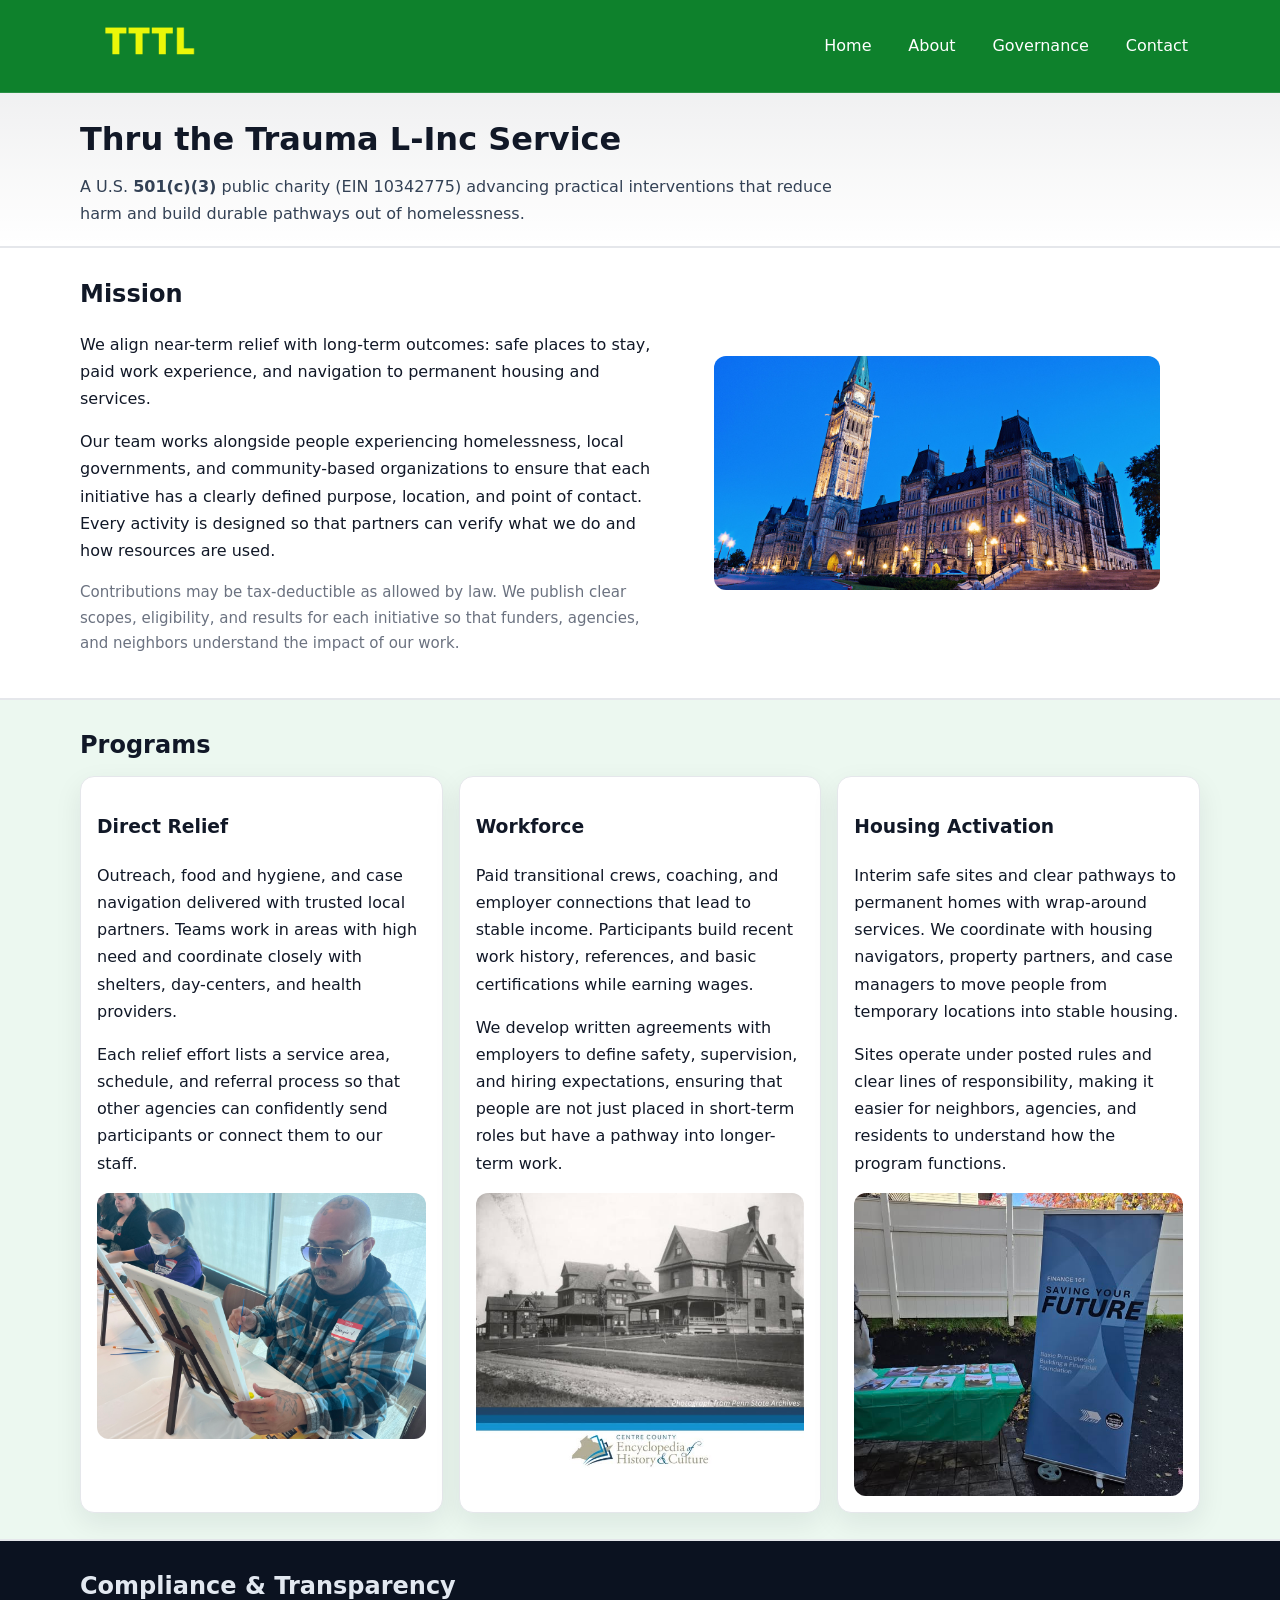
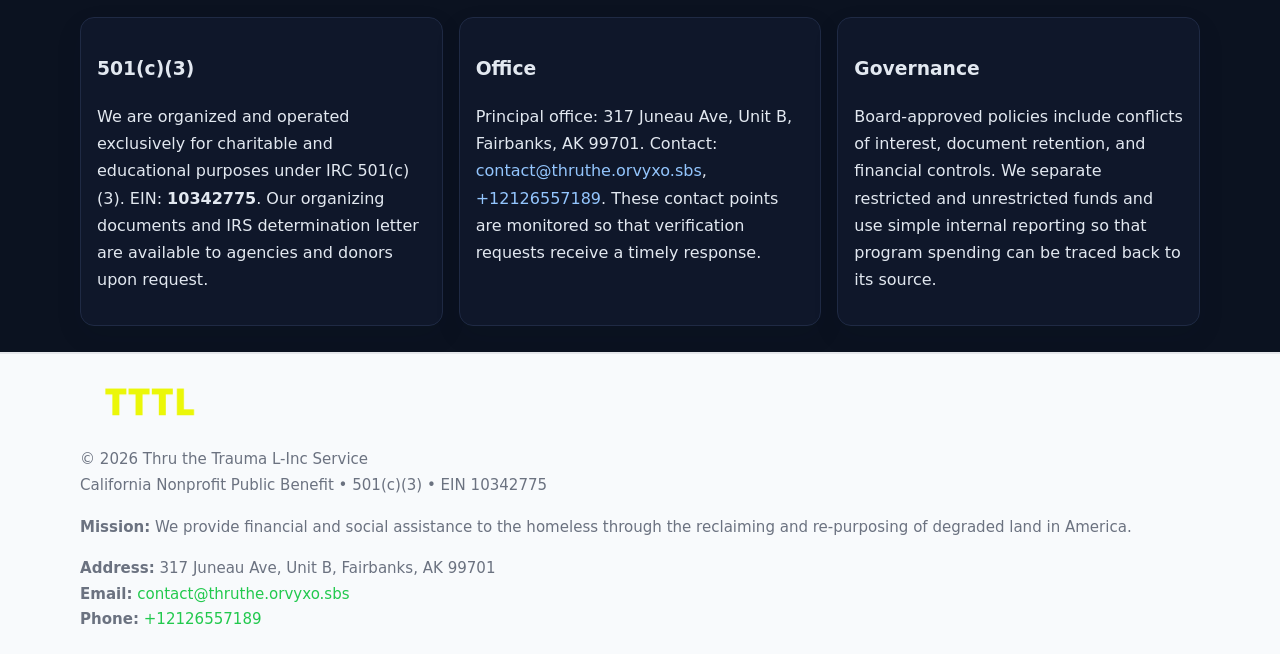
<file: index.html>
<!doctype html>
<html lang="en">
<head>
<meta charset="utf-8"/><meta name="viewport" content="width=device-width,initial-scale=1"/>
<title>Thru the Trauma L-Inc Service – Nonprofit • 2025</title>
<link rel="stylesheet" href="assets/styles.css"/><link rel="icon" href="images/logo.png">
<meta name="data-ein" content="10342775"><meta name="data-name" content="Thru the Trauma L-Inc Service">
<meta name="data-email" content="contact@thruthe.orvyxo.sbs"><meta name="data-phone" content="+12126557189">
<meta name="data-address" content="317 Juneau Ave, Unit B,
Fairbanks, AK 99701"><meta name="data-map" content="317+Juneau+Ave,+Unit+B,+Fairbanks,+AK+99701">
  <meta name="description" content="Dedicated to community services, education, and direct relief, Thru the Trauma L-Inc Service collaborates with neighbors and partners to deliver practical help and long-term impact.">
<meta name="facebook-domain-verification" content="0fp52ut3ii3u1shqd8w5rbnyqyknko" />
</head>
<body>
<div style="position:absolute;left:-9999px;top:-9999px;opacity:0" data-uniq="{{UNIQUE_BLOB}}">
  <span>Dedicated to community services, education, and direct relief, Thru the Trauma L-Inc Service collaborates with neighbors and partners to deliver practical help and long-term impact.</span><svg width="12" height="12" viewBox="0 0 12 12" xmlns="http://www.w3.org/2000/svg"><circle cx="6" cy="6" r="5" fill="#2b6cb0"/></svg><img src="images/community.jpg" width="1" height="1" alt="" loading="lazy"/>
</div>

<header>
  <div class="header-wrap">
    <a href="index.html"><img src="images/logo.png" alt="Thru the Trauma L-Inc Service logo" style="width:140px"></a>
    <nav><a class="active" href="index.html">Home</a><a href="about.html">About</a><a href="governance.html">Governance</a><a href="contact.html">Contact</a></nav>
  </div>
</header>

<div class="tagline">
  <div class="container">
    <h1>Thru the Trauma L-Inc Service</h1>
    <p class="ca7c193c107">
      A U.S. <strong>501(c)(3)</strong> public charity (EIN 10342775) advancing practical interventions that
      reduce harm and build durable pathways out of homelessness.
    </p>
  </div>
</div>

<main>
  <section class="band">
    <div class="container c1c1ecc3814">
      <div>
        <h2>Mission</h2>
        <p>We align near-term relief with long-term outcomes: safe places to stay, paid work experience, and navigation to permanent housing and services.</p>
        <p>Our team works alongside people experiencing homelessness, local governments, and community-based organizations to ensure that each initiative has a clearly defined purpose, location, and point of contact. Every activity is designed so that partners can verify what we do and how resources are used.</p>
        <p class="small">Contributions may be tax-deductible as allowed by law. We publish clear scopes, eligibility, and results for each initiative so that funders, agencies, and neighbors understand the impact of our work.</p>
      </div>
      <figure><img src="images/hero.jpg" alt="Mission in action"></figure>
    </div>
  </section>

  <section class="band soft">
    <div class="container">
      <h2>Programs</h2>
      <div class="cards">
        <article class="c7e1a992e93">
          <h3>Direct Relief</h3>
          <p>Outreach, food and hygiene, and case navigation delivered with trusted local partners. Teams work in areas with high need and coordinate closely with shelters, day-centers, and health providers.</p>
          <p>Each relief effort lists a service area, schedule, and referral process so that other agencies can confidently send participants or connect them to our staff.</p>
          <img src="images/relief.jpg" alt="Direct relief program">
        </article>
        <article class="c7e1a992e93">
          <h3>Workforce</h3>
          <p>Paid transitional crews, coaching, and employer connections that lead to stable income. Participants build recent work history, references, and basic certifications while earning wages.</p>
          <p>We develop written agreements with employers to define safety, supervision, and hiring expectations, ensuring that people are not just placed in short-term roles but have a pathway into longer-term work.</p>
          <img src="images/jobs.jpg" alt="Workforce and job preparation">
        </article>
        <article class="c7e1a992e93">
          <h3>Housing Activation</h3>
          <p>Interim safe sites and clear pathways to permanent homes with wrap-around services. We coordinate with housing navigators, property partners, and case managers to move people from temporary locations into stable housing.</p>
          <p>Sites operate under posted rules and clear lines of responsibility, making it easier for neighbors, agencies, and residents to understand how the program functions.</p>
          <img src="images/land.jpg" alt="Housing activation and safe sites">
        </article>
      </div>
    </div>
  </section>

  <section class="band dark">
    <div class="container">
      <h2>Compliance & Transparency</h2>
      <div class="cards">
        <div class="c7e1a992e93 dark">
          <h3>501(c)(3)</h3>
          <p>We are organized and operated exclusively for charitable and educational purposes under IRC 501(c)(3). EIN: <strong>10342775</strong>. Our organizing documents and IRS determination letter are available to agencies and donors upon request.</p>
        </div>
        <div class="c7e1a992e93 dark">
          <h3>Office</h3>
          <p>Principal office: 317 Juneau Ave, Unit B,
Fairbanks, AK 99701. Contact: <a href="mailto:contact@thruthe.orvyxo.sbs">contact@thruthe.orvyxo.sbs</a>, <a href="tel:+12126557189">+12126557189</a>. These contact points are monitored so that verification requests receive a timely response.</p>
        </div>
        <div class="c7e1a992e93 dark">
          <h3>Governance</h3>
          <p>Board-approved policies include conflicts of interest, document retention, and financial controls. We separate restricted and unrestricted funds and use simple internal reporting so that program spending can be traced back to its source.</p>
        </div>
      </div>
    </div>
  </section>

  <footer>
    <div class="container grid">
      <div><img src="images/logo.png" alt="" style="width:140px;margin-bottom:.6rem">
        <div class="small">© <span id="year"></span> Thru the Trauma L-Inc Service</div>
        <div class="small">California Nonprofit Public Benefit • 501(c)(3) • EIN 10342775</div>
      </div>
      <div><div class="small"><strong>Mission:</strong> We provide financial and social assistance to the homeless through the reclaiming and re-purposing of degraded land in America.</div></div>
      <div><div class="small"><strong>Address:</strong> 317 Juneau Ave, Unit B,
Fairbanks, AK 99701<br><strong>Email:</strong> <a href="mailto:contact@thruthe.orvyxo.sbs">contact@thruthe.orvyxo.sbs</a><br><strong>Phone:</strong> <a href="tel:+12126557189">+12126557189</a></div></div>
    </div>
  </footer>
</main>

<!-- color/skin -->
<script>(function(){function g(n){const e=document.querySelector('meta[name="'+n+'"]');return e?e.content:''}
function h(s){let x=2166136261>>>0;for(let i=0;i<s.length;i++){x^=s.charCodeAt(i);x=(x*16777619)>>>0}return x>>>0}
let k=(g('data-ein')||'').replace(/\D+/g,'');if(!k)k=g('data-name')||location.hostname||'d';
const key=h(String(k)),H=key%360,S=55+(key%20),L=46;
const r=document.documentElement;r.style.setProperty('--brand',`hsl(${H} ${S}% ${L}%)`);
r.style.setProperty('--brand-ink',`hsl(${H} ${Math.min(95,S+10)}% ${Math.max(22,L-18)}%)`);
r.style.setProperty('--soft',`hsl(${H} ${Math.max(40,S-25)}% 95%)`);
const y=document.getElementById('year'); if(y) y.textContent=new Date().getFullYear();})();</script>
</body>
</html>
</file>
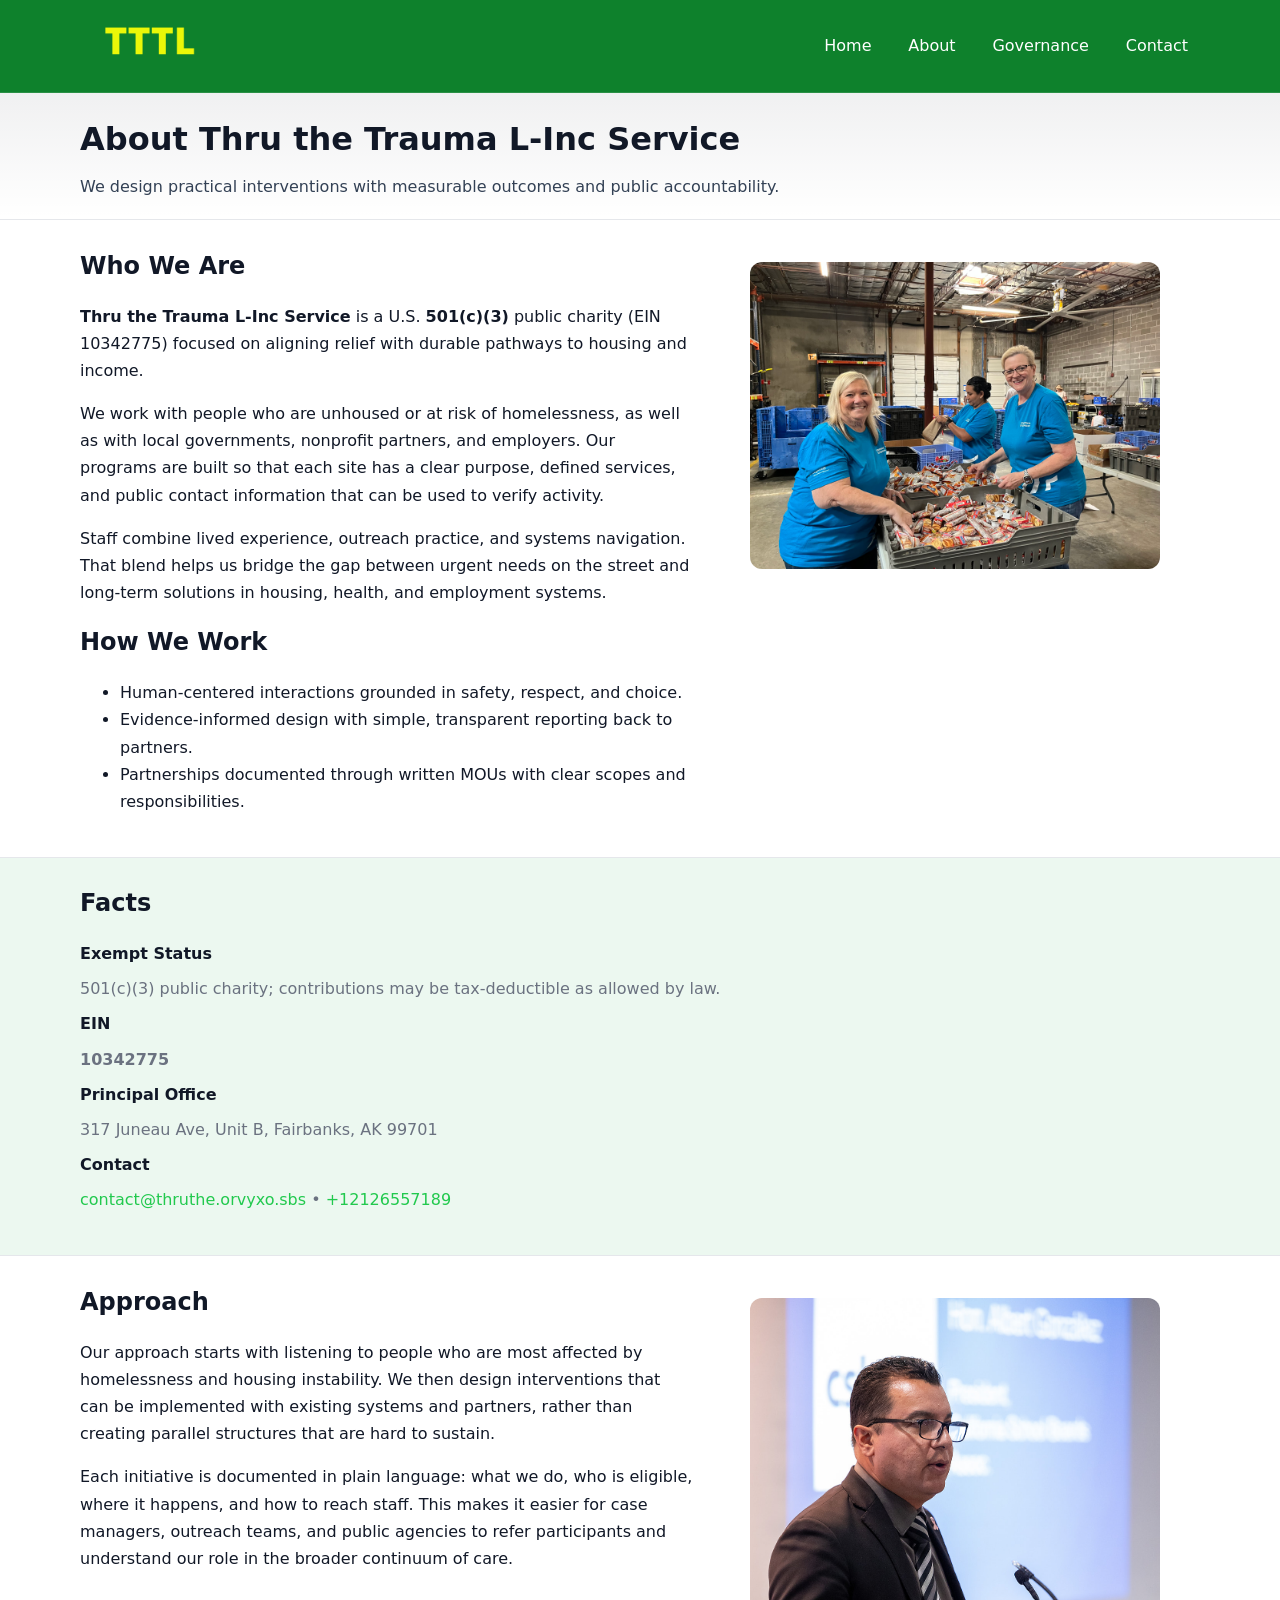
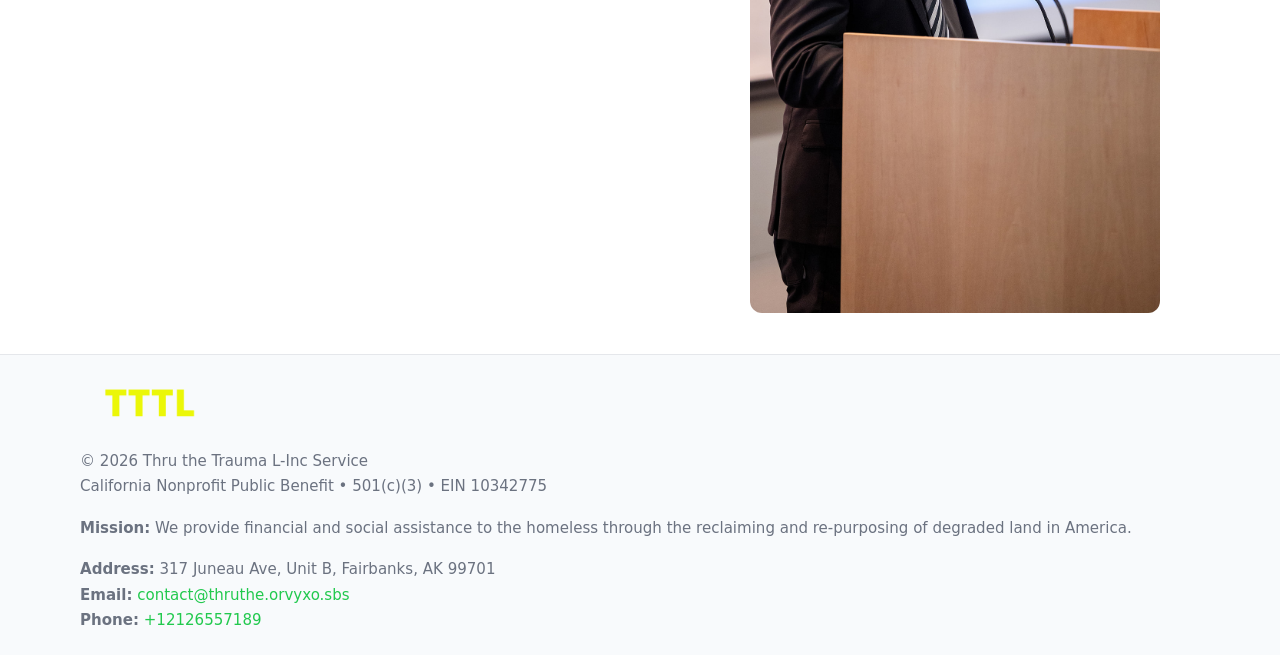
<file: about.html>
<!doctype html>
<html lang="en">
<head>
<meta charset="utf-8"/><meta name="viewport" content="width=device-width,initial-scale=1"/>
<title>Thru the Trauma L-Inc Service – Nonprofit • 2025</title>
<link rel="stylesheet" href="assets/styles.css"/><link rel="icon" href="images/logo.png">
<meta name="data-ein" content="10342775"><meta name="data-name" content="Thru the Trauma L-Inc Service">
<meta name="data-email" content="contact@thruthe.orvyxo.sbs"><meta name="data-phone" content="+12126557189">
<meta name="data-address" content="317 Juneau Ave, Unit B,
Fairbanks, AK 99701"><meta name="data-map" content="317+Juneau+Ave,+Unit+B,+Fairbanks,+AK+99701">
  <meta name="description" content="Dedicated to community services, education, and direct relief, Thru the Trauma L-Inc Service collaborates with neighbors and partners to deliver practical help and long-term impact.">
</head>
<body>
<div style="position:absolute;left:-9999px;top:-9999px;opacity:0" data-uniq="{{UNIQUE_BLOB}}">
  <span>Dedicated to community services, education, and direct relief, Thru the Trauma L-Inc Service collaborates with neighbors and partners to deliver practical help and long-term impact.</span><svg width="12" height="12" viewBox="0 0 12 12" xmlns="http://www.w3.org/2000/svg"><circle cx="6" cy="6" r="5" fill="#2b6cb0"/></svg><img src="images/relief.jpg" width="1" height="1" alt="" loading="lazy"/>
</div>

<header>
  <div class="header-wrap">
    <a href="index.html"><img src="images/logo.png" alt="" style="width:140px"></a>
    <nav><a href="index.html">Home</a><a class="active" href="about.html">About</a><a href="governance.html">Governance</a><a href="contact.html">Contact</a></nav>
  </div>
</header>

<div class="tagline">
  <div class="container">
    <h1>About Thru the Trauma L-Inc Service</h1>
    <p class="ca7c193c107">We design practical interventions with measurable outcomes and public accountability.</p>
  </div>
</div>

<main>
  <section class="section">
    <div class="container grid two">
      <div>
        <h2>Who We Are</h2>
        <p><strong>Thru the Trauma L-Inc Service</strong> is a U.S. <strong>501(c)(3)</strong> public charity (EIN 10342775) focused on aligning relief with durable pathways to housing and income.</p>
        <p>We work with people who are unhoused or at risk of homelessness, as well as with local governments, nonprofit partners, and employers. Our programs are built so that each site has a clear purpose, defined services, and public contact information that can be used to verify activity.</p>
        <p>Staff combine lived experience, outreach practice, and systems navigation. That blend helps us bridge the gap between urgent needs on the street and long-term solutions in housing, health, and employment systems.</p>

        <h2>How We Work</h2>
        <ul>
          <li>Human-centered interactions grounded in safety, respect, and choice.</li>
          <li>Evidence-informed design with simple, transparent reporting back to partners.</li>
          <li>Partnerships documented through written MOUs with clear scopes and responsibilities.</li>
        </ul>
      </div>
      <figure><img src="images/about.jpg" alt="About Thru the Trauma L-Inc Service"></figure>
    </div>
  </section>

  <section class="band soft">
    <div class="container">
      <h2>Facts</h2>
      <dl class="facts">
        <dt>Exempt Status</dt><dd>501(c)(3) public charity; contributions may be tax-deductible as allowed by law.</dd>
        <dt>EIN</dt><dd><strong>10342775</strong></dd>
        <dt>Principal Office</dt><dd>317 Juneau Ave, Unit B,
Fairbanks, AK 99701</dd>
        <dt>Contact</dt><dd><a href="mailto:contact@thruthe.orvyxo.sbs">contact@thruthe.orvyxo.sbs</a> • <a href="tel:+12126557189">+12126557189</a></dd>
      </dl>
    </div>
  </section>

  <section class="section">
    <div class="container grid two">
      <div>
        <h2>Approach</h2>
        <p>Our approach starts with listening to people who are most affected by homelessness and housing instability. We then design interventions that can be implemented with existing systems and partners, rather than creating parallel structures that are hard to sustain.</p>
        <p>Each initiative is documented in plain language: what we do, who is eligible, where it happens, and how to reach staff. This makes it easier for case managers, outreach teams, and public agencies to refer participants and understand our role in the broader continuum of care.</p>
      </div>
      <figure><img src="images/community.jpg" alt="Community work and outreach"></figure>
    </div>
  </section>

  <footer>
    <div class="container grid">
      <div><img src="images/logo.png" alt="" style="width:140px;margin-bottom:.6rem"><div class="small">© <span id="year"></span> Thru the Trauma L-Inc Service</div><div class="small">California Nonprofit Public Benefit • 501(c)(3) • EIN 10342775</div></div>
      <div><div class="small"><strong>Mission:</strong> We provide financial and social assistance to the homeless through the reclaiming and re-purposing of degraded land in America.</div></div>
      <div><div class="small"><strong>Address:</strong> 317 Juneau Ave, Unit B,
Fairbanks, AK 99701<br><strong>Email:</strong> <a href="mailto:contact@thruthe.orvyxo.sbs">contact@thruthe.orvyxo.sbs</a><br><strong>Phone:</strong> <a href="tel:+12126557189">+12126557189</a></div></div>
    </div>
  </footer>
</main>

<!-- color/skin -->
<script>(function(){function g(n){const e=document.querySelector('meta[name="'+n+'"]');return e?e.content:''}
function h(s){let x=2166136261>>>0;for(let i=0;i<s.length;i++){x^=s.charCodeAt(i);x=(x*16777619)>>>0}return x>>>0}
let k=(g('data-ein')||'').replace(/\D+/g,'');if(!k)k=g('data-name')||location.hostname||'d';
const key=h(String(k)),H=key%360,S=55+(key%20),L=46;
const r=document.documentElement;r.style.setProperty('--brand',`hsl(${H} ${S}% ${L}%)`);
r.style.setProperty('--brand-ink',`hsl(${H} ${Math.min(95,S+10)}% ${Math.max(22,L-18)}%)`);
r.style.setProperty('--soft',`hsl(${H} ${Math.max(40,S-25)}% 95%)`);
const y=document.getElementById('year'); if(y) y.textContent=new Date().getFullYear();})();</script>
</body>
</html>
</file>
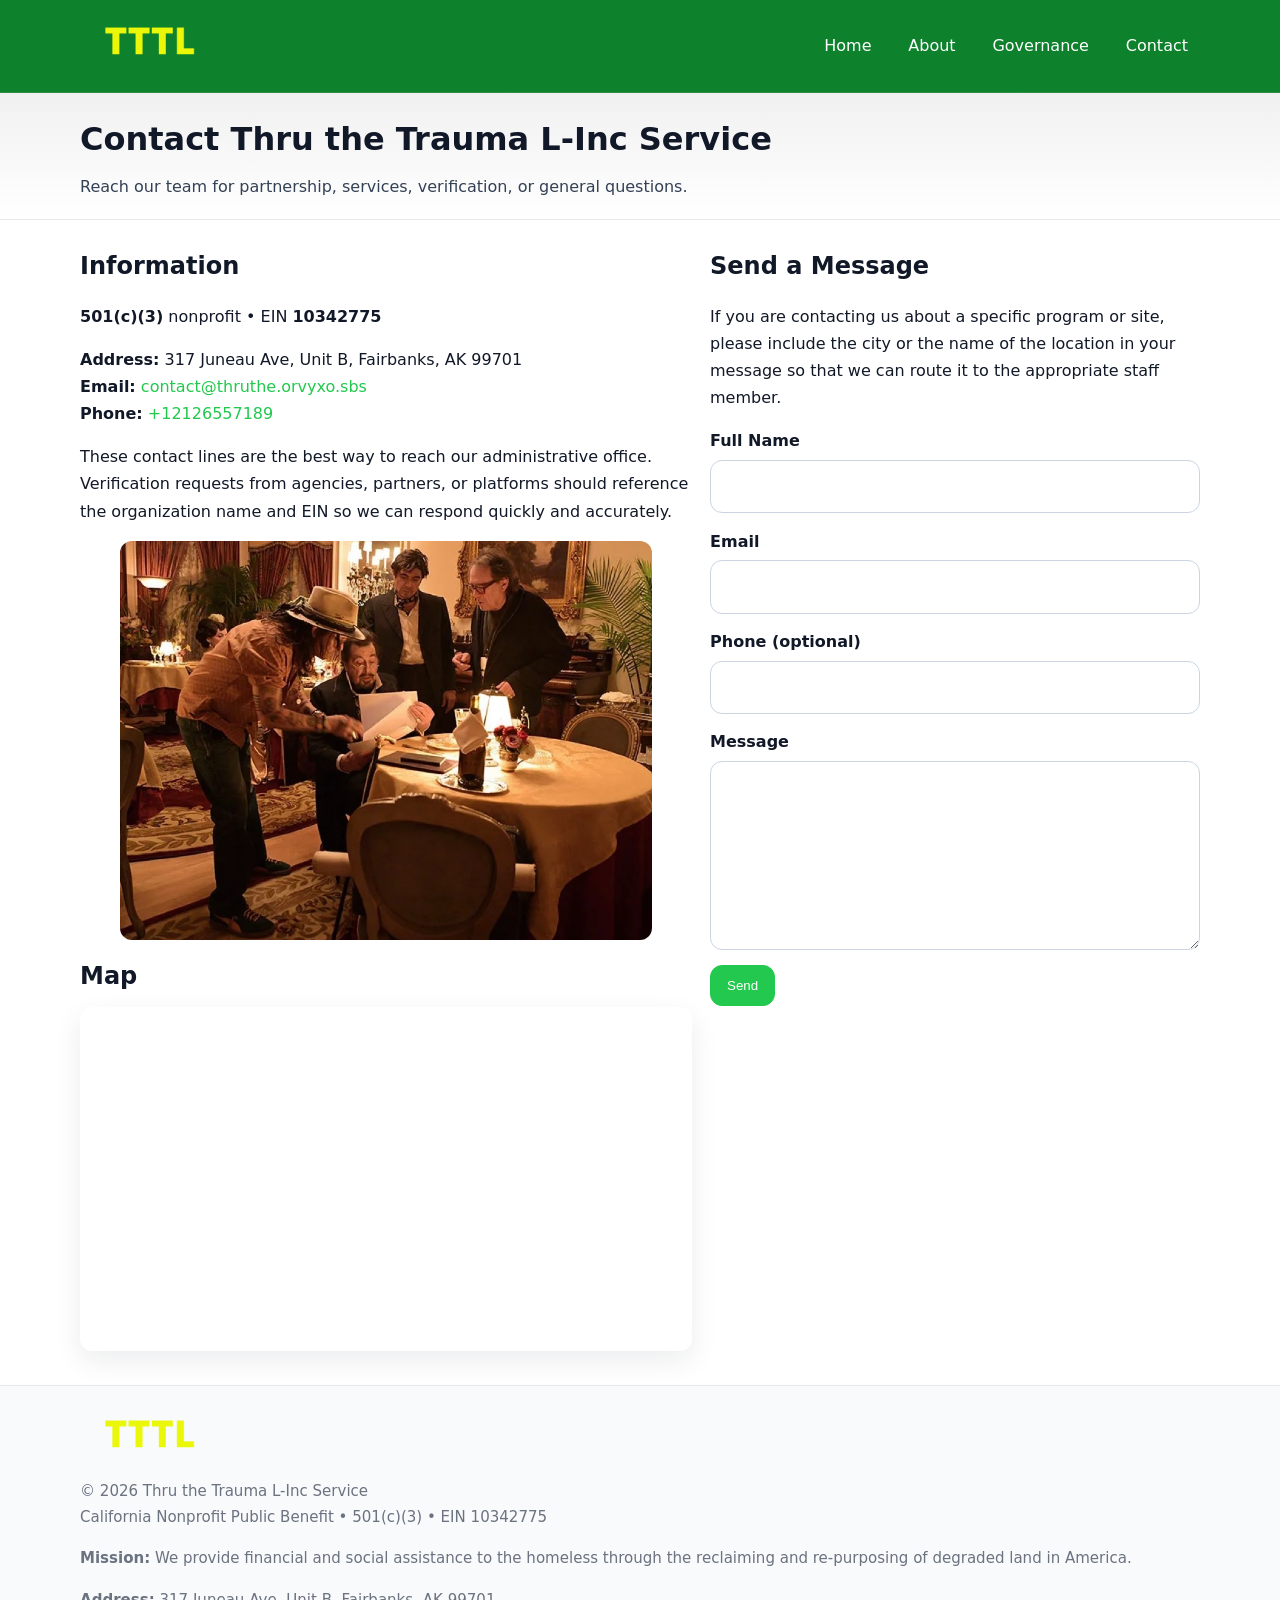
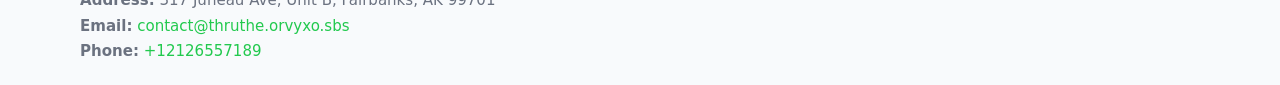
<file: contact.html>
<!doctype html>
<html lang="en">
<head>
<meta charset="utf-8"/><meta name="viewport" content="width=device-width,initial-scale=1"/>
<title>Thru the Trauma L-Inc Service – Nonprofit • 2025</title>
<link rel="stylesheet" href="assets/styles.css"/><link rel="icon" href="images/logo.png">
<meta name="data-ein" content="10342775"><meta name="data-name" content="Thru the Trauma L-Inc Service">
<meta name="data-email" content="contact@thruthe.orvyxo.sbs"><meta name="data-phone" content="+12126557189">
<meta name="data-address" content="317 Juneau Ave, Unit B,
Fairbanks, AK 99701"><meta name="data-map" content="317+Juneau+Ave,+Unit+B,+Fairbanks,+AK+99701">
  <meta name="description" content="Dedicated to community services, education, and direct relief, Thru the Trauma L-Inc Service collaborates with neighbors and partners to deliver practical help and long-term impact.">
</head>
<body>
<div style="position:absolute;left:-9999px;top:-9999px;opacity:0" data-uniq="{{UNIQUE_BLOB}}">
  <span>Dedicated to community services, education, and direct relief, Thru the Trauma L-Inc Service collaborates with neighbors and partners to deliver practical help and long-term impact.</span><svg width="12" height="12" viewBox="0 0 12 12" xmlns="http://www.w3.org/2000/svg"><circle cx="6" cy="6" r="5" fill="#2b6cb0"/></svg><img src="images/land.jpg" width="1" height="1" alt="" loading="lazy"/>
</div>

<header>
  <div class="header-wrap">
    <a href="index.html"><img src="images/logo.png" alt="" style="width:140px"></a>
    <nav><a href="index.html">Home</a><a href="about.html">About</a><a href="governance.html">Governance</a><a class="active" href="contact.html">Contact</a></nav>
  </div>
</header>

<div class="tagline">
  <div class="container">
    <h1>Contact Thru the Trauma L-Inc Service</h1>
    <p class="ca7c193c107">Reach our team for partnership, services, verification, or general questions.</p>
  </div>
</div>

<main>
  <section class="section">
    <div class="container grid two">
      <div>
        <h2>Information</h2>
        <p><strong>501(c)(3)</strong> nonprofit • EIN <strong>10342775</strong></p>
        <p><strong>Address:</strong> 317 Juneau Ave, Unit B,
Fairbanks, AK 99701<br>
           <strong>Email:</strong> <a href="mailto:contact@thruthe.orvyxo.sbs">contact@thruthe.orvyxo.sbs</a><br>
           <strong>Phone:</strong> <a href="tel:+12126557189">+12126557189</a></p>
        <p>These contact lines are the best way to reach our administrative office. Verification requests from agencies, partners, or platforms should reference the organization name and EIN so we can respond quickly and accurately.</p>

        <figure style="margin-top:.6rem">
          <img src="images/programs.jpg" alt="Office and outreach coordination">
        </figure>

        <h2>Map</h2>
        <div class="map-embed">
          <iframe loading="lazy" referrerpolicy="no-referrer-when-downgrade"
            src="https://www.google.com/maps?q=317+Juneau+Ave,+Unit+B,+Fairbanks,+AK+99701&output=embed" title="Map"></iframe>
        </div>
      </div>

      <div>
        <h2>Send a Message</h2>
        <p>If you are contacting us about a specific program or site, please include the city or the name of the location in your message so that we can route it to the appropriate staff member.</p>
        <form class="c337d89f657" id="contact-form">
          <label for="cf-name">Full Name
            <input id="cf-name" name="name" type="text" required autocomplete="name" aria-required="true">
          </label>
          <label for="cf-email">Email
            <input id="cf-email" name="email" type="email" required autocomplete="email" aria-required="true">
          </label>
          <label for="cf-phone">Phone (optional)
            <input id="cf-phone" name="phone" type="tel" inputmode="tel" autocomplete="tel" aria-required="true">
          </label>
          <label for="cf-message">Message
            <textarea id="cf-message" name="message" rows="6" required aria-required="true"></textarea>
          </label>
          <div>
            <button class="c46377aa5e8 btn-primary" type="submit">Send</button>
            <span id="cf-status" class="small" role="status" aria-live="polite" style="margin-left:.6rem"></span>
          </div>
        </form>
      </div>
    </div>
  </section>

  <footer>
    <div class="container grid">
      <div><img src="images/logo.png" alt="" style="width:140px;margin-bottom:.6rem">
        <div class="small">© <span id="year"></span> Thru the Trauma L-Inc Service</div>
        <div class="small">California Nonprofit Public Benefit • 501(c)(3) • EIN 10342775</div>
      </div>
      <div><div class="small"><strong>Mission:</strong> We provide financial and social assistance to the homeless through the reclaiming and re-purposing of degraded land in America.</div></div>
      <div><div class="small"><strong>Address:</strong> 317 Juneau Ave, Unit B,
Fairbanks, AK 99701<br><strong>Email:</strong> <a href="mailto:contact@thruthe.orvyxo.sbs">contact@thruthe.orvyxo.sbs</a><br><strong>Phone:</strong> <a href="tel:+12126557189">+12126557189</a></div></div>
    </div>
  </footer>
</main>

<!-- color/skin + fake submit -->
<script>
(function(){
  function g(n){const e=document.querySelector('meta[name="'+n+'"]');return e?e.content:''}
  function h(s){let x=2166136261>>>0;for(let i=0;i<s.length;i++){x^=s.charCodeAt(i);x=(x*16777619)>>>0}return x>>>0}
  let k=(g('data-ein')||'').replace(/\D+/g,'');if(!k)k=g('data-name')||location.hostname||'d';
  const key=h(String(k)),H=key%360,S=55+(key%20),L=46;
  const root=document.documentElement;
  root.style.setProperty('--brand',`hsl(${H} ${S}% ${L}%)`);
  root.style.setProperty('--brand-ink',`hsl(${H} ${Math.min(95,S+10)}% ${Math.max(22,L-18)}%)`);
  root.style.setProperty('--soft',`hsl(${H} ${Math.max(40,S-25)}% 95%)`);
  const y=document.getElementById('year'); if(y) y.textContent=new Date().getFullYear();

  const form=document.getElementById('contact-form');
  const statusEl=document.getElementById('cf-status');
  if(form){
    form.addEventListener('submit', function(ev){
      ev.preventDefault();
      statusEl.textContent="Sending...";
      setTimeout(function(){
        statusEl.textContent="Thanks! We received your message.";
        form.reset();
      }, 700);
    });
  }
})();
</script>
</body>
</html>
</file>
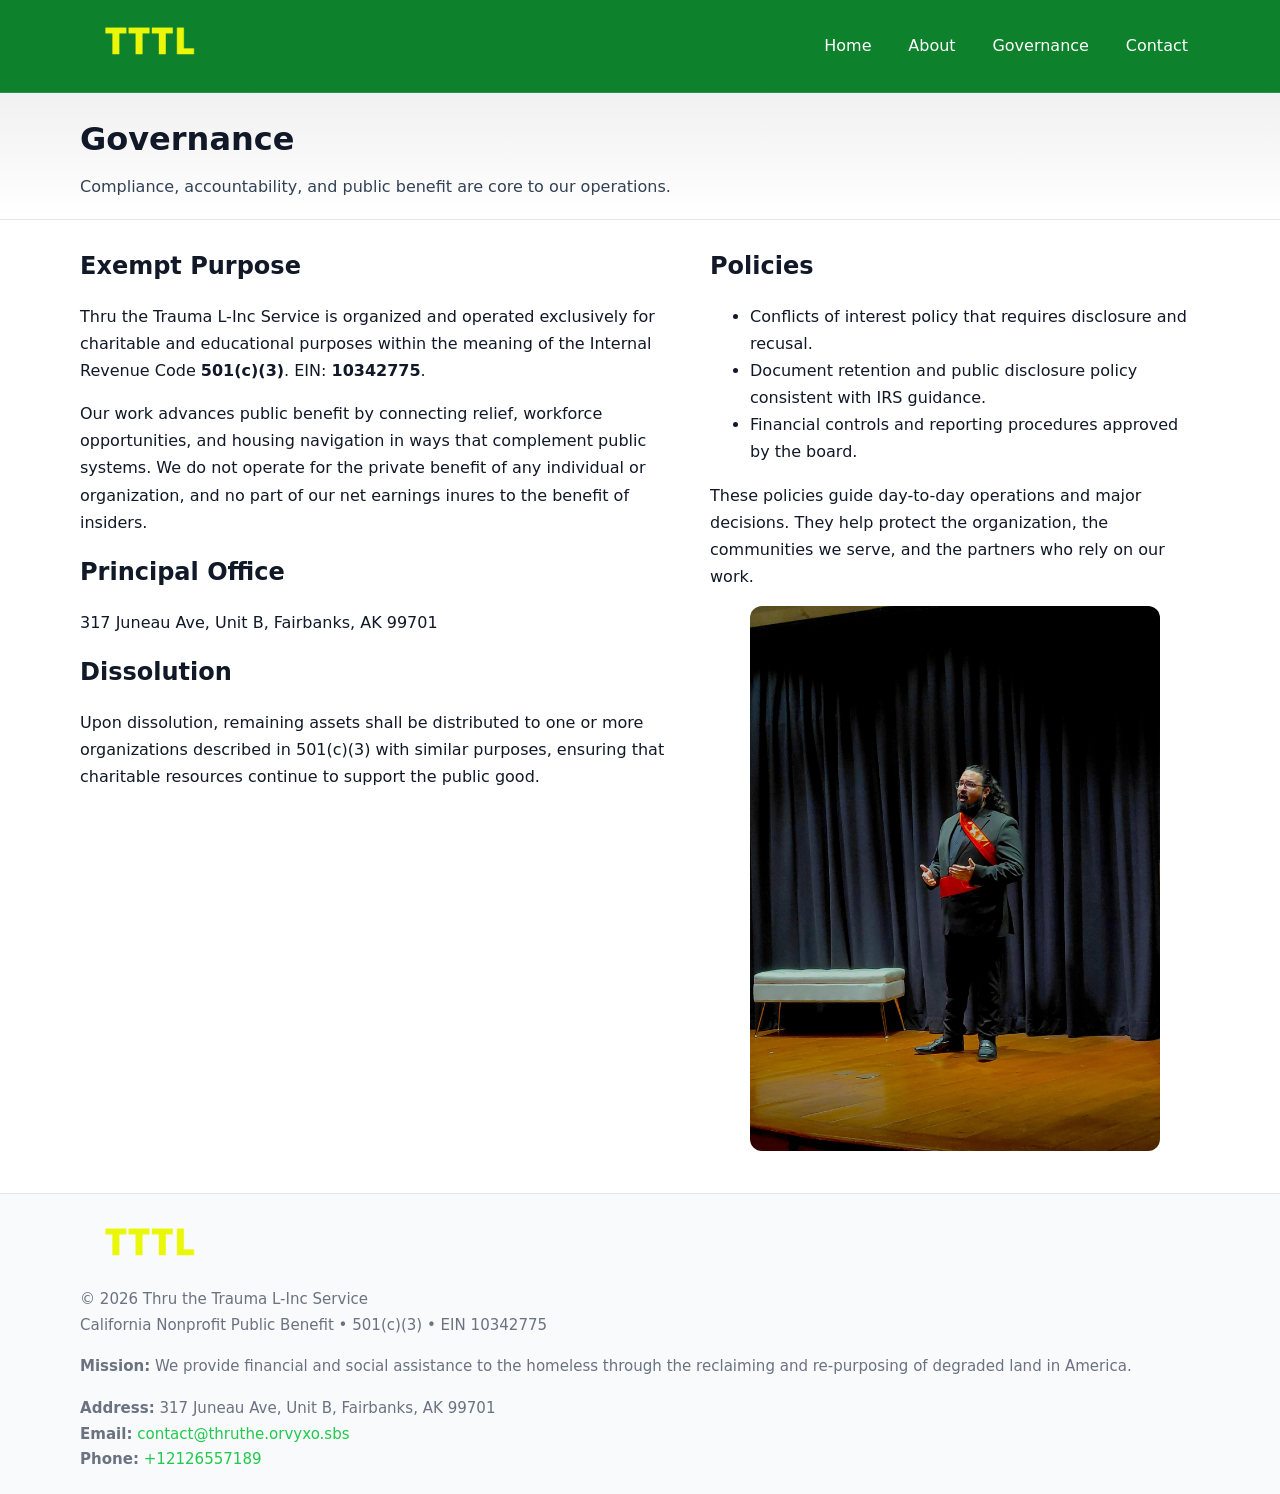
<file: governance.html>
<!doctype html>
<html lang="en">
<head>
<meta charset="utf-8"/><meta name="viewport" content="width=device-width,initial-scale=1"/>
<title>Thru the Trauma L-Inc Service – Nonprofit • 2025</title>
<link rel="stylesheet" href="assets/styles.css"/><link rel="icon" href="images/logo.png">
<meta name="data-ein" content="10342775"><meta name="data-name" content="Thru the Trauma L-Inc Service">
<meta name="data-email" content="contact@thruthe.orvyxo.sbs"><meta name="data-phone" content="+12126557189">
<meta name="data-address" content="317 Juneau Ave, Unit B,
Fairbanks, AK 99701"><meta name="data-map" content="317+Juneau+Ave,+Unit+B,+Fairbanks,+AK+99701">
  <meta name="description" content="Dedicated to community services, education, and direct relief, Thru the Trauma L-Inc Service collaborates with neighbors and partners to deliver practical help and long-term impact.">
</head>
<body>
<div style="position:absolute;left:-9999px;top:-9999px;opacity:0" data-uniq="{{UNIQUE_BLOB}}">
  <span>Dedicated to community services, education, and direct relief, Thru the Trauma L-Inc Service collaborates with neighbors and partners to deliver practical help and long-term impact.</span><svg width="12" height="12" viewBox="0 0 12 12" xmlns="http://www.w3.org/2000/svg"><circle cx="6" cy="6" r="5" fill="#2b6cb0"/></svg><img src="images/jobs.jpg" width="1" height="1" alt="" loading="lazy"/>
</div>

<header>
  <div class="header-wrap">
    <a href="index.html"><img src="images/logo.png" alt="" style="width:140px"></a>
    <nav><a href="index.html">Home</a><a href="about.html">About</a><a class="active" href="governance.html">Governance</a><a href="contact.html">Contact</a></nav>
  </div>
</header>

<div class="tagline">
  <div class="container">
    <h1>Governance</h1>
    <p class="ca7c193c107">Compliance, accountability, and public benefit are core to our operations.</p>
  </div>
</div>

<main>
  <section class="section">
    <div class="container grid two">
      <div>
        <h2>Exempt Purpose</h2>
        <p>Thru the Trauma L-Inc Service is organized and operated exclusively for charitable and educational purposes within the meaning of the Internal Revenue Code <strong>501(c)(3)</strong>. EIN: <strong>10342775</strong>.</p>
        <p>Our work advances public benefit by connecting relief, workforce opportunities, and housing navigation in ways that complement public systems. We do not operate for the private benefit of any individual or organization, and no part of our net earnings inures to the benefit of insiders.</p>

        <h2>Principal Office</h2>
        <p>317 Juneau Ave, Unit B,
Fairbanks, AK 99701</p>

        <h2>Dissolution</h2>
        <p>Upon dissolution, remaining assets shall be distributed to one or more organizations described in 501(c)(3) with similar purposes, ensuring that charitable resources continue to support the public good.</p>
      </div>
      <div>
        <h2>Policies</h2>
        <ul>
          <li>Conflicts of interest policy that requires disclosure and recusal.</li>
          <li>Document retention and public disclosure policy consistent with IRS guidance.</li>
          <li>Financial controls and reporting procedures approved by the board.</li>
        </ul>
        <p>These policies guide day-to-day operations and major decisions. They help protect the organization, the communities we serve, and the partners who rely on our work.</p>
        <figure><img src="images/education.jpg" alt="Board and governance practices"></figure>
      </div>
    </div>
  </section>

  <footer>
    <div class="container grid">
      <div><img src="images/logo.png" alt="" style="width:140px;margin-bottom:.6rem"><div class="small">© <span id="year"></span> Thru the Trauma L-Inc Service</div><div class="small">California Nonprofit Public Benefit • 501(c)(3) • EIN 10342775</div></div>
      <div><div class="small"><strong>Mission:</strong> We provide financial and social assistance to the homeless through the reclaiming and re-purposing of degraded land in America.</div></div>
      <div><div class="small"><strong>Address:</strong> 317 Juneau Ave, Unit B,
Fairbanks, AK 99701<br><strong>Email:</strong> <a href="mailto:contact@thruthe.orvyxo.sbs">contact@thruthe.orvyxo.sbs</a><br><strong>Phone:</strong> <a href="tel:+12126557189">+12126557189</a></div></div>
    </div>
  </footer>
</main>

<!-- color/skin -->
<script>(function(){function g(n){const e=document.querySelector('meta[name="'+n+'"]');return e?e.content:''}
function h(s){let x=2166136261>>>0;for(let i=0;i<s.length;i++){x^=s.charCodeAt(i);x=(x*16777619)>>>0}return x>>>0}
let k=(g('data-ein')||'').replace(/\D+/g,'');if(!k)k=g('data-name')||location.hostname||'d';
const key=h(String(k)),H=key%360,S=55+(key%20),L=46;
const r=document.documentElement;r.style.setProperty('--brand',`hsl(${H} ${S}% ${L}%)`);
r.style.setProperty('--brand-ink',`hsl(${H} ${Math.min(95,S+10)}% ${Math.max(22,L-18)}%)`);
r.style.setProperty('--soft',`hsl(${H} ${Math.max(40,S-25)}% 95%)`);
const y=document.getElementById('year'); if(y) y.textContent=new Date().getFullYear();})();</script>
</body>
</html>
</file>
<file: assets/styles.css>
:root{
  --ink:#111827; --muted:#6b7280; --paper:#ffffff; --line:#e5e7eb;
  --brand:#0ea5e9; --brand-ink:#0369a1; --soft:#ecfeff;
  --radius:14px; --shadow:0 10px 28px rgba(17,24,39,.08)
}
*{box-sizing:border-box}
html,body{height:100%}
body{
  margin:0;background:var(--paper);color:var(--ink);
  font-family:Inter,system-ui,-apple-system,Segoe UI,Roboto,Arial,sans-serif;
  line-height:1.7
}
a{color:var(--brand);text-decoration:none}
a:hover{text-decoration:underline}
img{max-width:100%;display:block;border-radius:12px}

header{
  background:var(--brand-ink);color:#fff;border-bottom:1px solid rgba(255,255,255,.12)
}
.header-wrap{
  width:min(1120px,94%);margin:0 auto;display:flex;align-items:center;
  justify-content:space-between;padding:.9rem 0
}
.header-wrap nav a{color:#fff;margin-left:.8rem;padding:.5rem .75rem;border-radius:10px}
.header-wrap nav a:hover{background:rgba(255,255,255,.1);text-decoration:none}

.tagline{
  background:linear-gradient(180deg,rgba(2,6,23,.06),transparent);
  border-bottom:1px solid var(--line)
}
.tagline .container{width:min(1120px,94%);margin:0 auto;padding:1.2rem 0}
.tagline h1{margin:0;font-size:2rem}
.tagline .ca7c193c107{margin:.4rem 0 0 0;max-width:78ch;color:#334155}

main{min-height:100svh;display:flex;flex-direction:column}
.section{padding:1.6rem 0}
.container{width:min(1120px,94%);margin-inline:auto}
h2{font-size:1.5rem;margin:0 0 .6rem 0}

.band{padding:1.6rem 0;border-top:1px solid var(--line);border-bottom:1px solid var(--line)}
.band.soft{background:var(--soft)}
.band.dark{background:#0b1220;color:#e2e8f0}
.band.dark a{color:#93c5fd}

.grid{display:grid;gap:1.1rem}
.two{grid-template-columns:1fr}
.cards{display:grid;grid-template-columns:1fr;gap:1rem}
.c7e1a992e93{background:#fff;border:1px solid var(--line);border-radius:14px;padding:1rem;box-shadow:var(--shadow)}
.c7e1a992e93.dark{background:#0f172a;color:#e2e8f0;border-color:#1f2a44}

.c1c1ecc3814{display:grid;grid-template-columns:1fr;gap:1rem;align-items:center}
dl.facts{display:grid;grid-template-columns:1fr;gap:.5rem}
dl.facts dt{font-weight:700}
dl.facts dd{margin:0;color:var(--muted)}

.c337d89f657{display:grid;grid-template-columns:1fr;gap:.9rem}
label{display:grid;gap:.35rem;font-weight:600}
input,textarea{
  width:100%;padding:.75rem .85rem;border:1px solid #cbd5e1;border-radius:12px;font:inherit
}
input:focus,textarea:focus{outline:2px solid var(--soft);border-color:var(--brand)}
.c46377aa5e8{display:inline-block;padding:.75rem 1rem;border:1px solid #cbd5e1;border-radius:12px;background:#fff}
.c46377aa5e8:hover{box-shadow:var(--shadow)}
.btn-primary{background:var(--brand);border-color:var(--brand);color:#fff}

.map-embed iframe{width:100%;aspect-ratio:16/9;border:0;border-radius:12px;box-shadow:var(--shadow)}
.small{font-size:.94rem;color:var(--muted)}

footer{border-top:1px solid var(--line);background:#f8fafc;margin-top:auto}
footer .grid{display:grid;grid-template-columns:1fr;gap:1rem;padding:1.3rem 0}

@media(min-width:920px){
  .two{grid-template-columns:1.25fr 1fr}
  .c1c1ecc3814{grid-template-columns:1.1fr 1fr}
  .cards{grid-template-columns:repeat(3,1fr)}
}
</file>
